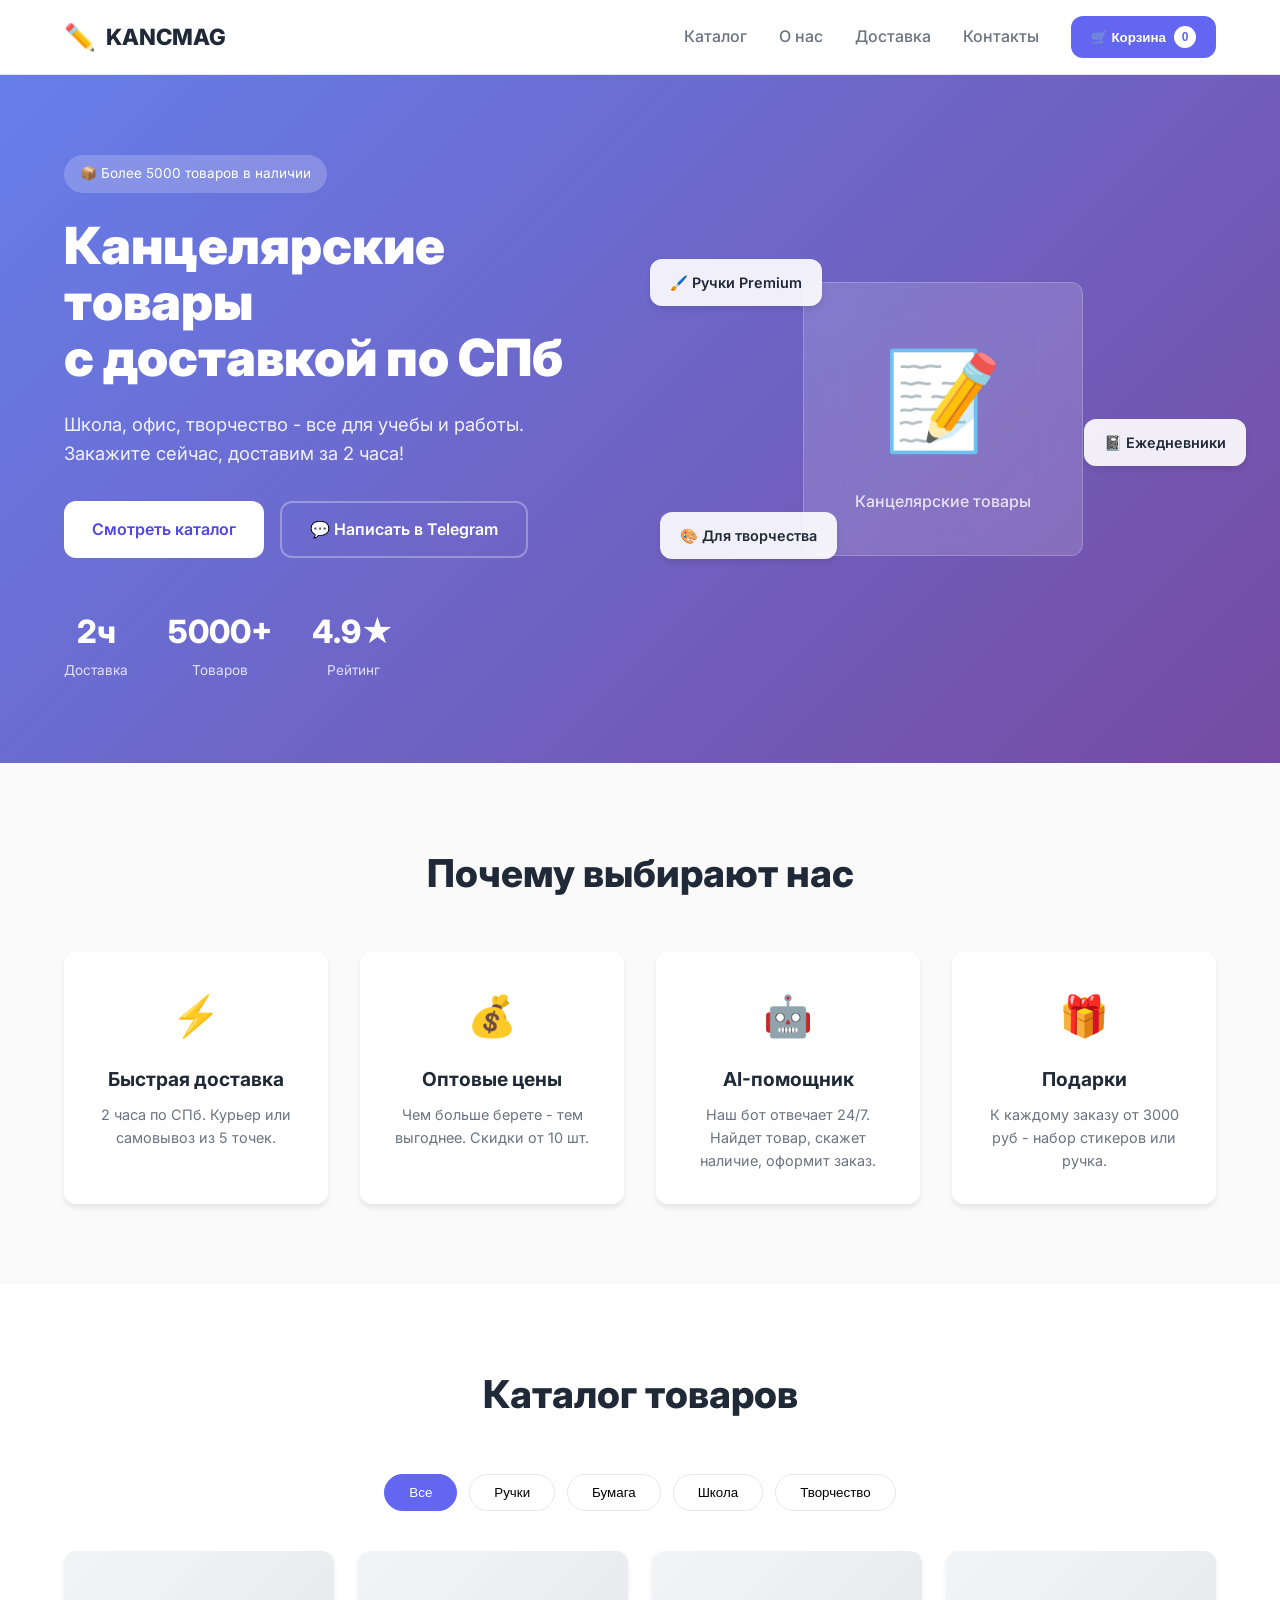
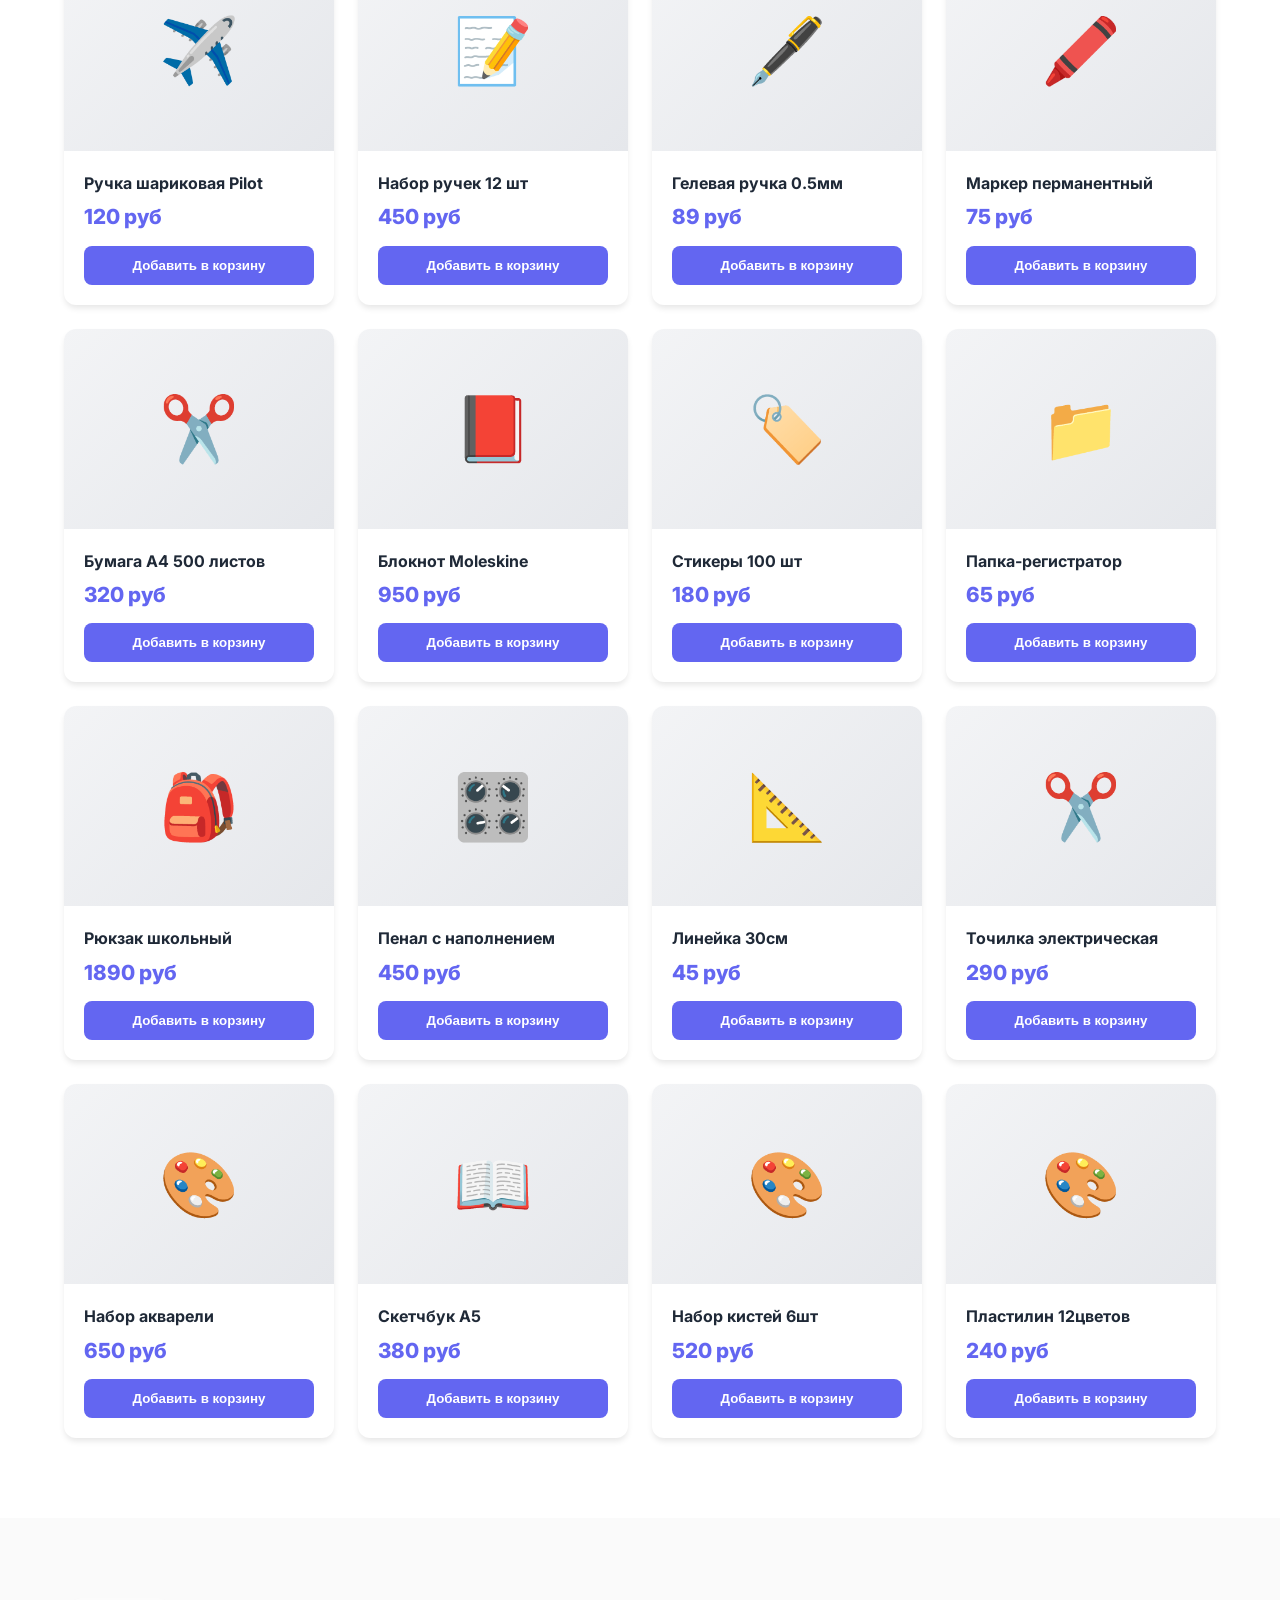
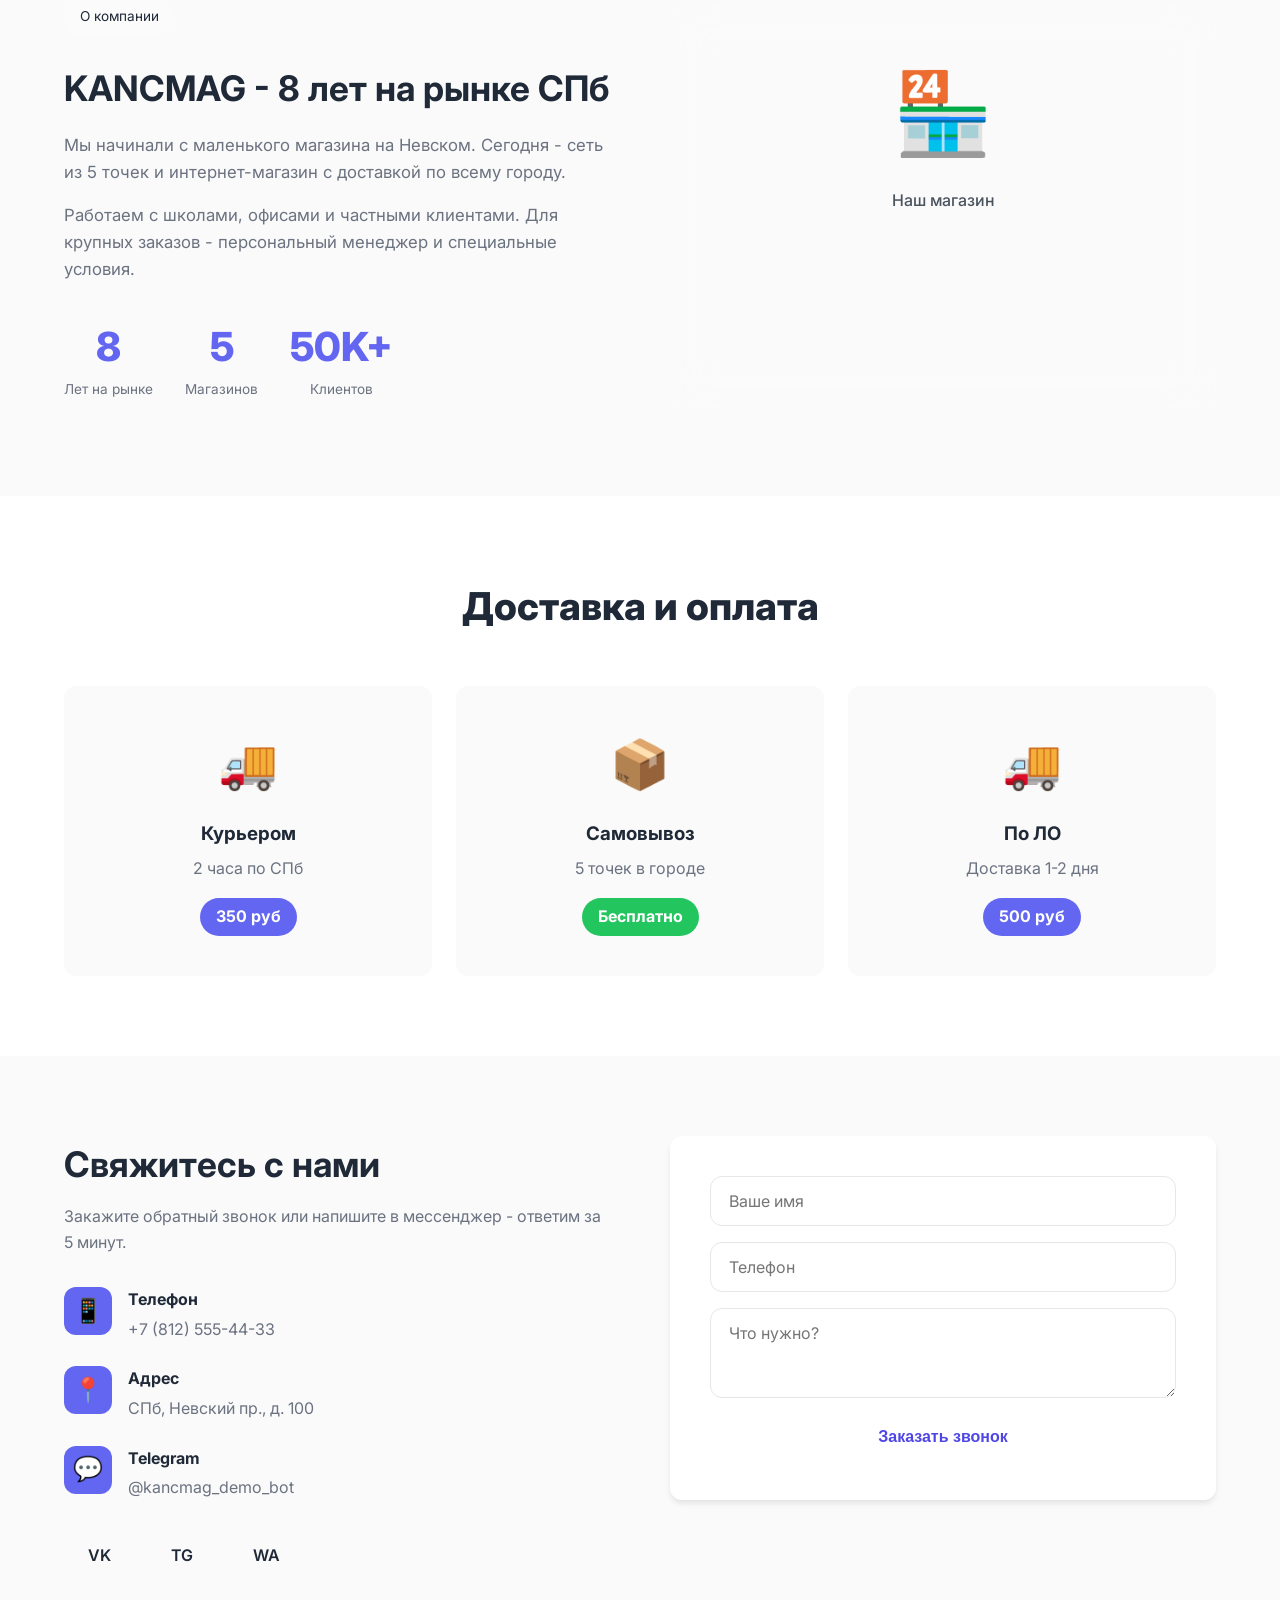
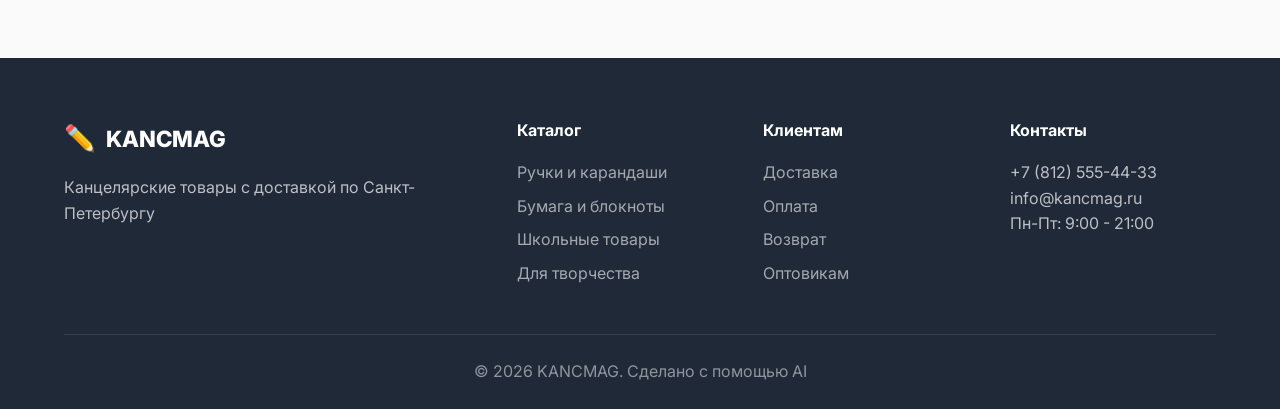
<file: index.html>
<!DOCTYPE html>
<html lang="ru">
<head>
    <meta charset="UTF-8">
    <meta name="viewport" content="width=device-width, initial-scale=1.0">
    <title>KANCMAG - Канцелярские товары в СПб</title>
    <link rel="preconnect" href="https://fonts.googleapis.com">
    <link href="https://fonts.googleapis.com/css2?family=Inter:wght@300;400;500;600;700;800;900&display=swap" rel="stylesheet">
    <link rel="stylesheet" href="style.css">
</head>
<body>
    <nav class="navbar">
        <div class="container nav-content">
            <a href="#" class="logo">
                <span class="logo-icon">&#9999;&#65039;</span>
                <span class="logo-text">KANCMAG</span>
            </a>
            <button class="mobile-menu-btn" onclick="toggleMenu()">&#9776;</button>
            <div class="nav-links" id="navLinks">
                <a href="#catalog">Каталог</a>
                <a href="#about">О нас</a>
                <a href="#delivery">Доставка</a>
                <a href="#contacts">Контакты</a>
                <button class="cart-btn" onclick="toggleCart()">
                    &#128722; Корзина
                    <span class="cart-count" id="cartCount">0</span>
                </button>
            </div>
        </div>
    </nav>

    <section class="hero">
        <div class="container">
            <div class="hero-grid">
                <div class="hero-text">
                    <span class="badge">&#128230; Более 5000 товаров в наличии</span>
                    <h1>Канцелярские товары<br>с доставкой по СПб</h1>
                    <p class="hero-desc">Школа, офис, творчество - все для учебы и работы. Закажите сейчас, доставим за 2 часа!</p>
                    <div class="hero-btns">
                        <a href="#catalog" class="btn btn-primary">Смотреть каталог</a>
                        <a href="https://t.me/kancmag_demo_bot" target="_blank" class="btn btn-outline">&#128172; Написать в Telegram</a>
                    </div>
                    <div class="hero-stats">
                        <div class="stat">
                            <span class="stat-num">2ч</span>
                            <span class="stat-label">Доставка</span>
                        </div>
                        <div class="stat">
                            <span class="stat-num">5000+</span>
                            <span class="stat-label">Товаров</span>
                        </div>
                        <div class="stat">
                            <span class="stat-num">4.9&#9733;</span>
                            <span class="stat-label">Рейтинг</span>
                        </div>
                    </div>
                </div>
                <div class="hero-visual">
                    <div class="floating-card fc1">&#128396;&#65039; Ручки Premium</div>
                    <div class="floating-card fc2">&#128211; Ежедневники</div>
                    <div class="floating-card fc3">&#127912; Для творчества</div>
                    <div class="hero-image">
                        <div class="image-placeholder">
                            <span style="font-size:6rem">&#128221;</span>
                            <p>Канцелярские товары</p>
                        </div>
                    </div>
                </div>
            </div>
        </div>
    </section>

    <section class="why-us">
        <div class="container">
            <h2 class="section-title">Почему выбирают нас</h2>
            <div class="features-grid">
                <div class="feature">
                    <div class="feature-icon">&#9889;</div>
                    <h3>Быстрая доставка</h3>
                    <p>2 часа по СПб. Курьер или самовывоз из 5 точек.</p>
                </div>
                <div class="feature">
                    <div class="feature-icon">&#128176;</div>
                    <h3>Оптовые цены</h3>
                    <p>Чем больше берете - тем выгоднее. Скидки от 10 шт.</p>
                </div>
                <div class="feature">
                    <div class="feature-icon">&#129302;</div>
                    <h3>AI-помощник</h3>
                    <p>Наш бот отвечает 24/7. Найдет товар, скажет наличие, оформит заказ.</p>
                </div>
                <div class="feature">
                    <div class="feature-icon">&#127873;</div>
                    <h3>Подарки</h3>
                    <p>К каждому заказу от 3000 руб - набор стикеров или ручка.</p>
                </div>
            </div>
        </div>
    </section>

    <section class="catalog" id="catalog">
        <div class="container">
            <h2 class="section-title">Каталог товаров</h2>
            <div class="catalog-filters">
                <button class="filter-btn active" onclick="filterCatalog('all')">Все</button>
                <button class="filter-btn" onclick="filterCatalog('pens')">Ручки</button>
                <button class="filter-btn" onclick="filterCatalog('paper')">Бумага</button>
                <button class="filter-btn" onclick="filterCatalog('school')">Школа</button>
                <button class="filter-btn" onclick="filterCatalog('art')">Творчество</button>
            </div>
            <div class="products-grid" id="productsGrid"></div>
        </div>
    </section>

    <section class="about" id="about">
        <div class="container">
            <div class="about-grid">
                <div class="about-text">
                    <span class="badge">О компании</span>
                    <h2>KANCMAG - 8 лет на рынке СПб</h2>
                    <p>Мы начинали с маленького магазина на Невском. Сегодня - сеть из 5 точек и интернет-магазин с доставкой по всему городу.</p>
                    <p>Работаем с школами, офисами и частными клиентами. Для крупных заказов - персональный менеджер и специальные условия.</p>
                    <div class="about-stats">
                        <div class="about-stat">
                            <span>8</span>
                            <p>Лет на рынке</p>
                        </div>
                        <div class="about-stat">
                            <span>5</span>
                            <p>Магазинов</p>
                        </div>
                        <div class="about-stat">
                            <span>50K+</span>
                            <p>Клиентов</p>
                        </div>
                    </div>
                </div>
                <div class="about-image">
                    <div class="image-placeholder" style="height:400px">
                        <span style="font-size:5rem">&#127978;</span>
                        <p>Наш магазин</p>
                    </div>
                </div>
            </div>
        </div>
    </section>

    <section class="delivery" id="delivery">
        <div class="container">
            <h2 class="section-title">Доставка и оплата</h2>
            <div class="delivery-grid">
                <div class="delivery-card">
                    <div class="delivery-icon">&#128666;</div>
                    <h3>Курьером</h3>
                    <p>2 часа по СПб</p>
                    <span class="price-tag">350 руб</span>
                </div>
                <div class="delivery-card">
                    <div class="delivery-icon">&#128230;</div>
                    <h3>Самовывоз</h3>
                    <p>5 точек в городе</p>
                    <span class="price-tag free">Бесплатно</span>
                </div>
                <div class="delivery-card">
                    <div class="delivery-icon">&#128666;</div>
                    <h3>По ЛО</h3>
                    <p>Доставка 1-2 дня</p>
                    <span class="price-tag">500 руб</span>
                </div>
            </div>
        </div>
    </section>

    <section class="contacts" id="contacts">
        <div class="container">
            <div class="contacts-grid">
                <div class="contacts-info">
                    <h2>Свяжитесь с нами</h2>
                    <p>Закажите обратный звонок или напишите в мессенджер - ответим за 5 минут.</p>
                    <div class="contact-item">
                        <span class="contact-icon">&#128241;</span>
                        <div>
                            <strong>Телефон</strong>
                            <p>+7 (812) 555-44-33</p>
                        </div>
                    </div>
                    <div class="contact-item">
                        <span class="contact-icon">&#128205;</span>
                        <div>
                            <strong>Адрес</strong>
                            <p>СПб, Невский пр., д. 100</p>
                        </div>
                    </div>
                    <div class="contact-item">
                        <span class="contact-icon">&#128172;</span>
                        <div>
                            <strong>Telegram</strong>
                            <p>@kancmag_demo_bot</p>
                        </div>
                    </div>
                    <div class="social-links">
                        <a href="#" class="social-btn">VK</a>
                        <a href="#" class="social-btn">TG</a>
                        <a href="#" class="social-btn">WA</a>
                    </div>
                </div>
                <div class="contacts-form">
                    <form onsubmit="handleForm(event)">
                        <input type="text" placeholder="Ваше имя" required>
                        <input type="tel" placeholder="Телефон" required>
                        <textarea placeholder="Что нужно?" rows="3"></textarea>
                        <button type="submit" class="btn btn-primary w-full">Заказать звонок</button>
                    </form>
                </div>
            </div>
        </div>
    </section>

    <footer class="footer">
        <div class="container">
            <div class="footer-grid">
                <div>
                    <div class="logo" style="color:white;margin-bottom:1rem">
                        <span class="logo-icon">&#9999;&#65039;</span>
                        <span class="logo-text">KANCMAG</span>
                    </div>
                    <p style="opacity:0.7">Канцелярские товары с доставкой по Санкт-Петербургу</p>
                </div>
                <div>
                    <h4>Каталог</h4>
                    <a href="#">Ручки и карандаши</a>
                    <a href="#">Бумага и блокноты</a>
                    <a href="#">Школьные товары</a>
                    <a href="#">Для творчества</a>
                </div>
                <div>
                    <h4>Клиентам</h4>
                    <a href="#">Доставка</a>
                    <a href="#">Оплата</a>
                    <a href="#">Возврат</a>
                    <a href="#">Оптовикам</a>
                </div>
                <div>
                    <h4>Контакты</h4>
                    <p style="opacity:0.7">+7 (812) 555-44-33</p>
                    <p style="opacity:0.7">info@kancmag.ru</p>
                    <p style="opacity:0.7">Пн-Пт: 9:00 - 21:00</p>
                </div>
            </div>
            <div class="footer-bottom">
                <p>&copy; 2026 KANCMAG. Сделано с помощью AI</p>
            </div>
        </div>
    </footer>

    <div class="cart-overlay" id="cartOverlay" onclick="toggleCart()"></div>
    <div class="cart-panel" id="cartPanel">
        <div class="cart-header">
            <h3>&#128722; Корзина</h3>
            <button onclick="toggleCart()">&#10005;</button>
        </div>
        <div class="cart-items" id="cartItems">
            <p class="cart-empty">Корзина пуста</p>
        </div>
        <div class="cart-footer">
            <div class="cart-total">
                <span>Итого:</span>
                <strong id="cartTotal">0 руб</strong>
            </div>
            <button class="btn btn-primary w-full" onclick="checkout()">Оформить заказ</button>
        </div>
    </div>

    <div class="toast" id="toast"></div>

    <script src="script.js"></script>
</body>
</html>
</file>
<file: style.css>
/* Reset & Base */
* { margin: 0; padding: 0; box-sizing: border-box; }

:root {
    --primary: #6366f1;
    --primary-dark: #4f46e5;
    --secondary: #06b6d4;
    --accent: #f472b6;
    --bg: #fafafa;
    --card: #ffffff;
    --text: #1f2937;
    --text-light: #6b7280;
    --border: #e5e7eb;
    --shadow: 0 4px 6px -1px rgba(0,0,0,0.1);
    --shadow-lg: 0 20px 25px -5px rgba(0,0,0,0.1);
    --radius: 12px;
    --transition: all 0.3s ease;
}

body {
    font-family: 'Inter', -apple-system, sans-serif;
    background: var(--bg);
    color: var(--text);
    line-height: 1.6;
}

.container { max-width: 1200px; margin: 0 auto; padding: 0 24px; }

/* Navbar */
.navbar {
    background: var(--card);
    border-bottom: 1px solid var(--border);
    position: sticky;
    top: 0;
    z-index: 100;
}

.nav-content {
    display: flex;
    align-items: center;
    justify-content: space-between;
    padding: 16px 24px;
}

.logo {
    display: flex;
    align-items: center;
    gap: 10px;
    text-decoration: none;
    font-weight: 800;
    font-size: 1.4rem;
    color: var(--text);
}

.logo-icon { font-size: 1.6rem; }

.nav-links {
    display: flex;
    align-items: center;
    gap: 32px;
}

.nav-links a {
    text-decoration: none;
    color: var(--text-light);
    font-weight: 500;
    transition: var(--transition);
}

.nav-links a:hover { color: var(--primary); }

.cart-btn {
    background: var(--primary);
    color: white;
    border: none;
    padding: 10px 20px;
    border-radius: var(--radius);
    cursor: pointer;
    font-weight: 600;
    display: flex;
    align-items: center;
    gap: 8px;
    transition: var(--transition);
}

.cart-btn:hover { background: var(--primary-dark); }

.cart-count {
    background: white;
    color: var(--primary);
    border-radius: 50%;
    width: 22px;
    height: 22px;
    display: flex;
    align-items: center;
    justify-content: center;
    font-size: 0.75rem;
}

.mobile-menu-btn {
    display: none;
    background: none;
    border: none;
    font-size: 1.5rem;
    cursor: pointer;
}

/* Hero */
.hero {
    padding: 80px 0;
    background: linear-gradient(135deg, #667eea 0%, #764ba2 100%);
    color: white;
    overflow: hidden;
}

.hero-grid {
    display: grid;
    grid-template-columns: 1fr 1fr;
    gap: 60px;
    align-items: center;
}

.badge {
    display: inline-block;
    background: rgba(255,255,255,0.2);
    padding: 8px 16px;
    border-radius: 50px;
    font-size: 0.85rem;
    margin-bottom: 24px;
    backdrop-filter: blur(10px);
}

.hero h1 {
    font-size: 3.2rem;
    font-weight: 900;
    line-height: 1.1;
    margin-bottom: 24px;
}

.hero-desc {
    font-size: 1.15rem;
    opacity: 0.9;
    margin-bottom: 32px;
    max-width: 480px;
}

.hero-btns {
    display: flex;
    gap: 16px;
    margin-bottom: 48px;
}

.btn {
    display: inline-flex;
    align-items: center;
    justify-content: center;
    gap: 8px;
    padding: 14px 28px;
    border-radius: var(--radius);
    font-weight: 600;
    text-decoration: none;
    cursor: pointer;
    transition: var(--transition);
    border: none;
    font-size: 1rem;
}

.btn-primary {
    background: white;
    color: var(--primary-dark);
}

.btn-primary:hover { transform: translateY(-2px); box-shadow: var(--shadow-lg); }

.btn-outline {
    background: transparent;
    color: white;
    border: 2px solid rgba(255,255,255,0.3);
}

.btn-outline:hover { background: rgba(255,255,255,0.1); border-color: white; }

.w-full { width: 100%; }

.hero-stats {
    display: flex;
    gap: 40px;
}

.stat { text-align: center; }
.stat-num {
    display: block;
    font-size: 2rem;
    font-weight: 800;
}
.stat-label {
    font-size: 0.85rem;
    opacity: 0.8;
}

.hero-visual {
    position: relative;
    display: flex;
    align-items: center;
    justify-content: center;
    min-height: 400px;
}

.hero-image {
    position: relative;
    z-index: 1;
}

.image-placeholder {
    background: rgba(255,255,255,0.15);
    backdrop-filter: blur(20px);
    border-radius: var(--radius);
    padding: 40px;
    text-align: center;
    border: 1px solid rgba(255,255,255,0.2);
    min-width: 280px;
}

.image-placeholder p {
    margin-top: 12px;
    opacity: 0.8;
    font-weight: 500;
}

.floating-card {
    position: absolute;
    background: rgba(255,255,255,0.9);
    color: var(--text);
    padding: 12px 20px;
    border-radius: var(--radius);
    font-size: 0.9rem;
    font-weight: 600;
    box-shadow: var(--shadow);
    animation: float 3s ease-in-out infinite;
    z-index: 2;
}

.fc1 { top: 10%; left: -20px; animation-delay: 0s; }
.fc2 { top: 50%; right: -30px; animation-delay: 1s; }
.fc3 { bottom: 15%; left: -10px; animation-delay: 2s; }

@keyframes float {
    0%, 100% { transform: translateY(0); }
    50% { transform: translateY(-10px); }
}

/* Sections */
.why-us { padding: 80px 0; }
.section-title {
    font-size: 2.4rem;
    font-weight: 800;
    text-align: center;
    margin-bottom: 48px;
}

.features-grid {
    display: grid;
    grid-template-columns: repeat(4, 1fr);
    gap: 32px;
}

.feature {
    background: var(--card);
    border-radius: var(--radius);
    padding: 32px;
    text-align: center;
    box-shadow: var(--shadow);
    transition: var(--transition);
}

.feature:hover {
    transform: translateY(-4px);
    box-shadow: var(--shadow-lg);
}

.feature-icon {
    font-size: 2.5rem;
    margin-bottom: 16px;
}

.feature h3 {
    font-size: 1.2rem;
    margin-bottom: 8px;
}

.feature p {
    color: var(--text-light);
    font-size: 0.9rem;
}

/* Catalog */
.catalog { padding: 80px 0; background: white; }

.catalog-filters {
    display: flex;
    justify-content: center;
    gap: 12px;
    margin-bottom: 40px;
    flex-wrap: wrap;
}

.filter-btn {
    padding: 10px 24px;
    border: 1px solid var(--border);
    background: white;
    border-radius: 50px;
    cursor: pointer;
    font-weight: 500;
    transition: var(--transition);
}

.filter-btn:hover, .filter-btn.active {
    background: var(--primary);
    color: white;
    border-color: var(--primary);
}

.products-grid {
    display: grid;
    grid-template-columns: repeat(auto-fill, minmax(260px, 1fr));
    gap: 24px;
}

.product-card {
    background: var(--card);
    border-radius: var(--radius);
    overflow: hidden;
    box-shadow: var(--shadow);
    transition: var(--transition);
}

.product-card:hover { transform: translateY(-4px); box-shadow: var(--shadow-lg); }

.product-img {
    height: 200px;
    background: linear-gradient(135deg, #f3f4f6, #e5e7eb);
    display: flex;
    align-items: center;
    justify-content: center;
    font-size: 4rem;
}

.product-info { padding: 20px; }
.product-title { font-weight: 700; margin-bottom: 4px; }
.product-price { color: var(--primary); font-size: 1.3rem; font-weight: 800; margin-bottom: 12px; }

.add-to-cart {
    width: 100%;
    padding: 12px;
    background: var(--primary);
    color: white;
    border: none;
    border-radius: 8px;
    cursor: pointer;
    font-weight: 600;
    transition: var(--transition);
}

.add-to-cart:hover { background: var(--primary-dark); }

/* About */
.about { padding: 80px 0; }
.about-grid {
    display: grid;
    grid-template-columns: 1fr 1fr;
    gap: 60px;
    align-items: center;
}
.about-text h2 { font-size: 2.2rem; margin-bottom: 16px; }
.about-text p { color: var(--text-light); margin-bottom: 16px; font-size: 1.05rem; }

.about-stats {
    display: flex;
    gap: 32px;
    margin-top: 32px;
}

.about-stat { text-align: center; }
.about-stat span {
    display: block;
    font-size: 2.5rem;
    font-weight: 800;
    color: var(--primary);
}
.about-stat p { color: var(--text-light); font-size: 0.85rem; }

/* Delivery */
.delivery { padding: 80px 0; background: white; }
.delivery-grid {
    display: grid;
    grid-template-columns: repeat(3, 1fr);
    gap: 24px;
}
.delivery-card {
    background: var(--bg);
    border-radius: var(--radius);
    padding: 40px;
    text-align: center;
    transition: var(--transition);
}
.delivery-card:hover { transform: translateY(-4px); box-shadow: var(--shadow); }
.delivery-icon { font-size: 3rem; margin-bottom: 16px; }
.delivery-card h3 { margin-bottom: 8px; }
.delivery-card p { color: var(--text-light); margin-bottom: 16px; }

.price-tag {
    display: inline-block;
    background: var(--primary);
    color: white;
    padding: 6px 16px;
    border-radius: 50px;
    font-weight: 700;
}
.price-tag.free { background: #22c55e; }

/* Contacts */
.contacts { padding: 80px 0; }
.contacts-grid {
    display: grid;
    grid-template-columns: 1fr 1fr;
    gap: 60px;
    align-items: start;
}
.contacts-info h2 { font-size: 2.2rem; margin-bottom: 12px; }
.contacts-info > p { color: var(--text-light); margin-bottom: 32px; }

.contact-item {
    display: flex;
    gap: 16px;
    margin-bottom: 24px;
}
.contact-icon {
    font-size: 1.5rem;
    width: 48px;
    height: 48px;
    background: var(--primary);
    color: white;
    border-radius: var(--radius);
    display: flex;
    align-items: center;
    justify-content: center;
    flex-shrink: 0;
}
.contact-item strong { display: block; margin-bottom: 4px; }
.contact-item p { color: var(--text-light); }

.social-links {
    display: flex;
    gap: 12px;
    margin-top: 32px;
}
.social-btn {
    padding: 10px 24px;
    background: var(--bg);
    border-radius: 50px;
    text-decoration: none;
    color: var(--text);
    font-weight: 600;
    transition: var(--transition);
}
.social-btn:hover { background: var(--primary); color: white; }

.contacts-form {
    background: var(--card);
    padding: 40px;
    border-radius: var(--radius);
    box-shadow: var(--shadow);
}
.contacts-form form {
    display: flex;
    flex-direction: column;
    gap: 16px;
}
.contacts-form input, .contacts-form textarea {
    padding: 14px 18px;
    border: 1px solid var(--border);
    border-radius: var(--radius);
    font-family: inherit;
    font-size: 1rem;
    transition: var(--transition);
}
.contacts-form input:focus, .contacts-form textarea:focus {
    outline: none;
    border-color: var(--primary);
    box-shadow: 0 0 0 3px rgba(99,102,241,0.1);
}

/* Footer */
.footer {
    background: #1f2937;
    color: white;
    padding: 60px 0 24px;
}
.footer-grid {
    display: grid;
    grid-template-columns: 2fr 1fr 1fr 1fr;
    gap: 40px;
    margin-bottom: 40px;
}
.footer-grid h4 { margin-bottom: 16px; }
.footer-grid a {
    display: block;
    color: rgba(255,255,255,0.6);
    text-decoration: none;
    margin-bottom: 8px;
    transition: var(--transition);
}
.footer-grid a:hover { color: white; }
.footer-bottom {
    border-top: 1px solid rgba(255,255,255,0.1);
    padding-top: 24px;
    text-align: center;
    color: rgba(255,255,255,0.5);
}

/* Cart */
.cart-overlay {
    display: none;
    position: fixed;
    inset: 0;
    background: rgba(0,0,0,0.5);
    z-index: 200;
}
.cart-overlay.active { display: block; }

.cart-panel {
    position: fixed;
    top: 0;
    right: 0;
    width: 400px;
    max-width: 100%;
    height: 100vh;
    background: white;
    z-index: 201;
    transform: translateX(100%);
    transition: transform 0.3s ease;
    display: flex;
    flex-direction: column;
}
.cart-panel.active { transform: translateX(0); }

.cart-header {
    display: flex;
    justify-content: space-between;
    align-items: center;
    padding: 24px;
    border-bottom: 1px solid var(--border);
}
.cart-header button {
    background: none;
    border: none;
    font-size: 1.2rem;
    cursor: pointer;
}
.cart-items {
    flex: 1;
    padding: 24px;
    overflow-y: auto;
}
.cart-empty { text-align: center; color: var(--text-light); margin-top: 40px; }
.cart-footer {
    padding: 24px;
    border-top: 1px solid var(--border);
}
.cart-total {
    display: flex;
    justify-content: space-between;
    margin-bottom: 16px;
    font-size: 1.2rem;
}

/* Toast */
.toast {
    position: fixed;
    bottom: 24px;
    right: 24px;
    background: #1f2937;
    color: white;
    padding: 16px 24px;
    border-radius: var(--radius);
    box-shadow: var(--shadow-lg);
    transform: translateY(100px);
    opacity: 0;
    transition: var(--transition);
    z-index: 300;
}
.toast.show { transform: translateY(0); opacity: 1; }

/* Responsive */
@media (max-width: 768px) {
    .hero-grid, .about-grid, .contacts-grid { grid-template-columns: 1fr; }
    .features-grid { grid-template-columns: repeat(2, 1fr); }
    .delivery-grid { grid-template-columns: 1fr; }
    .footer-grid { grid-template-columns: repeat(2, 1fr); }
    .hero h1 { font-size: 2.2rem; }
    .nav-links { display: none; }
    .mobile-menu-btn { display: block; }
    .cart-panel { width: 100%; }
}
</file>
